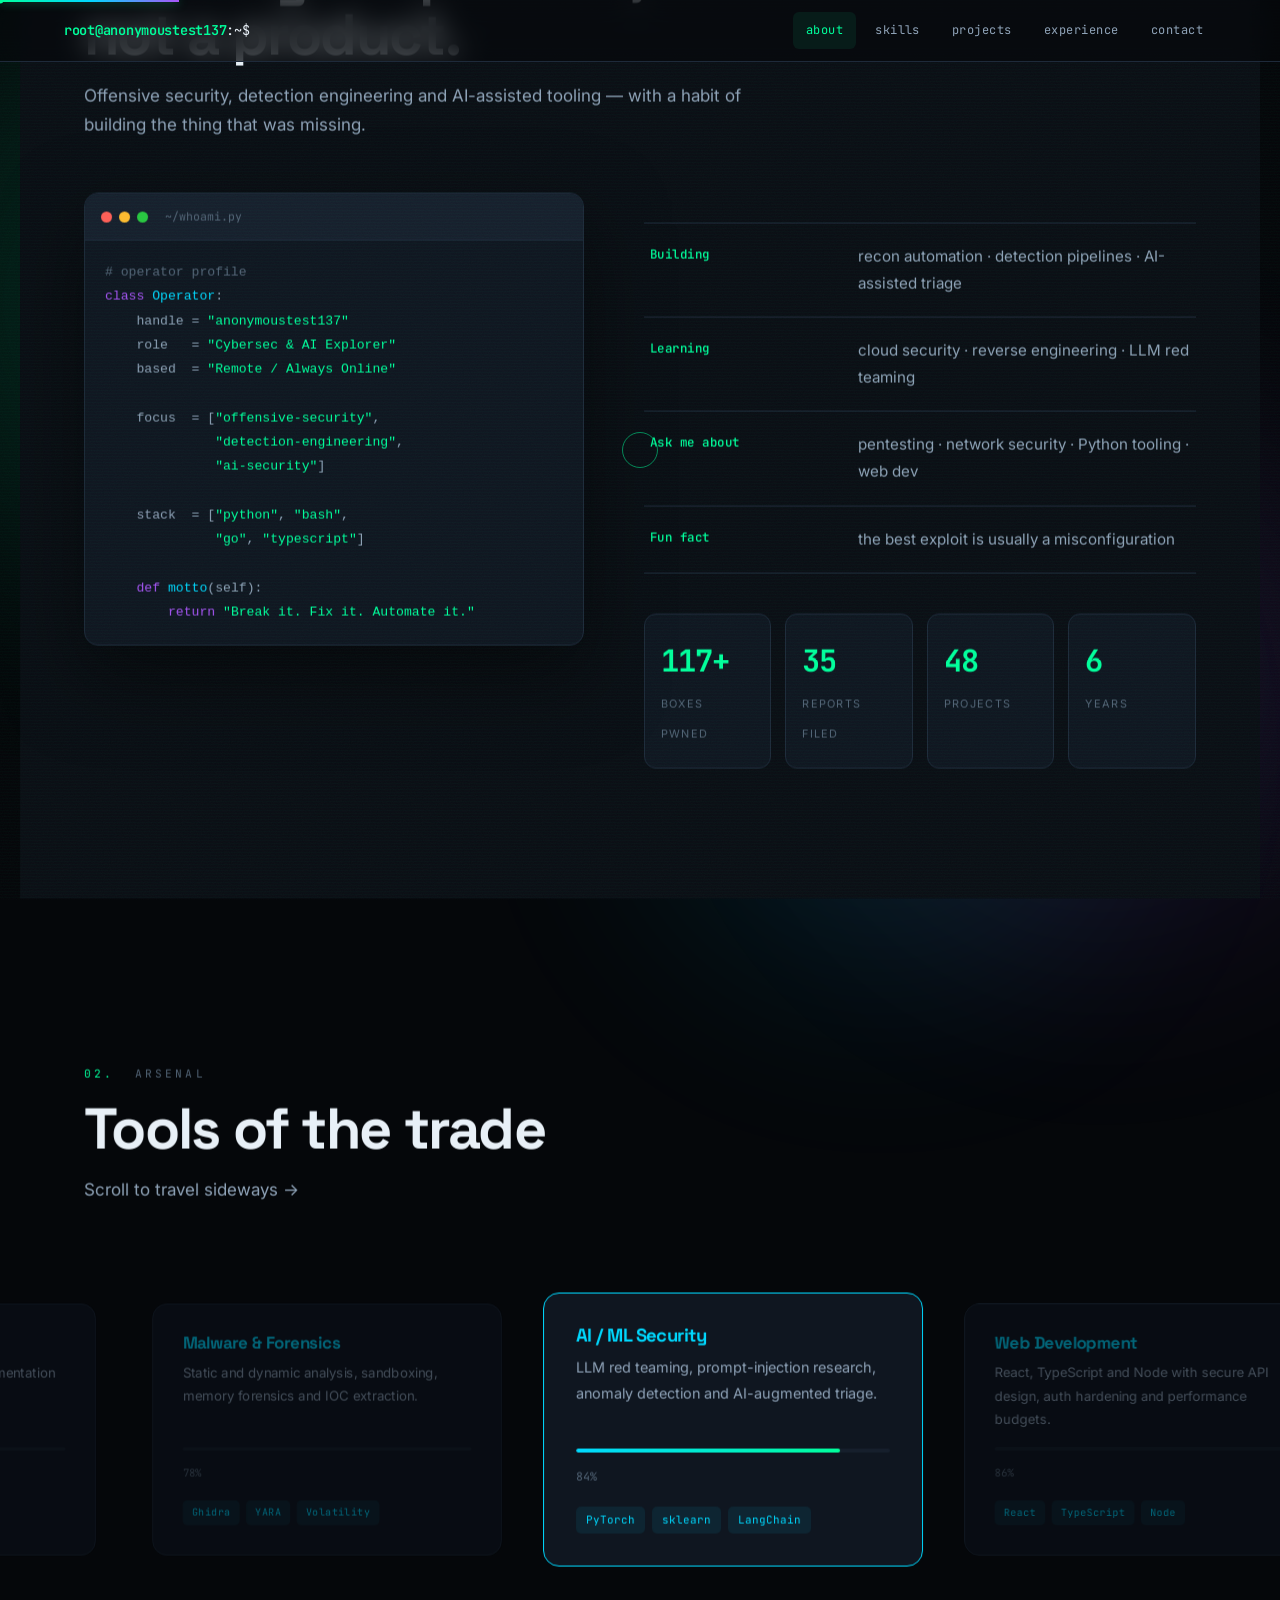
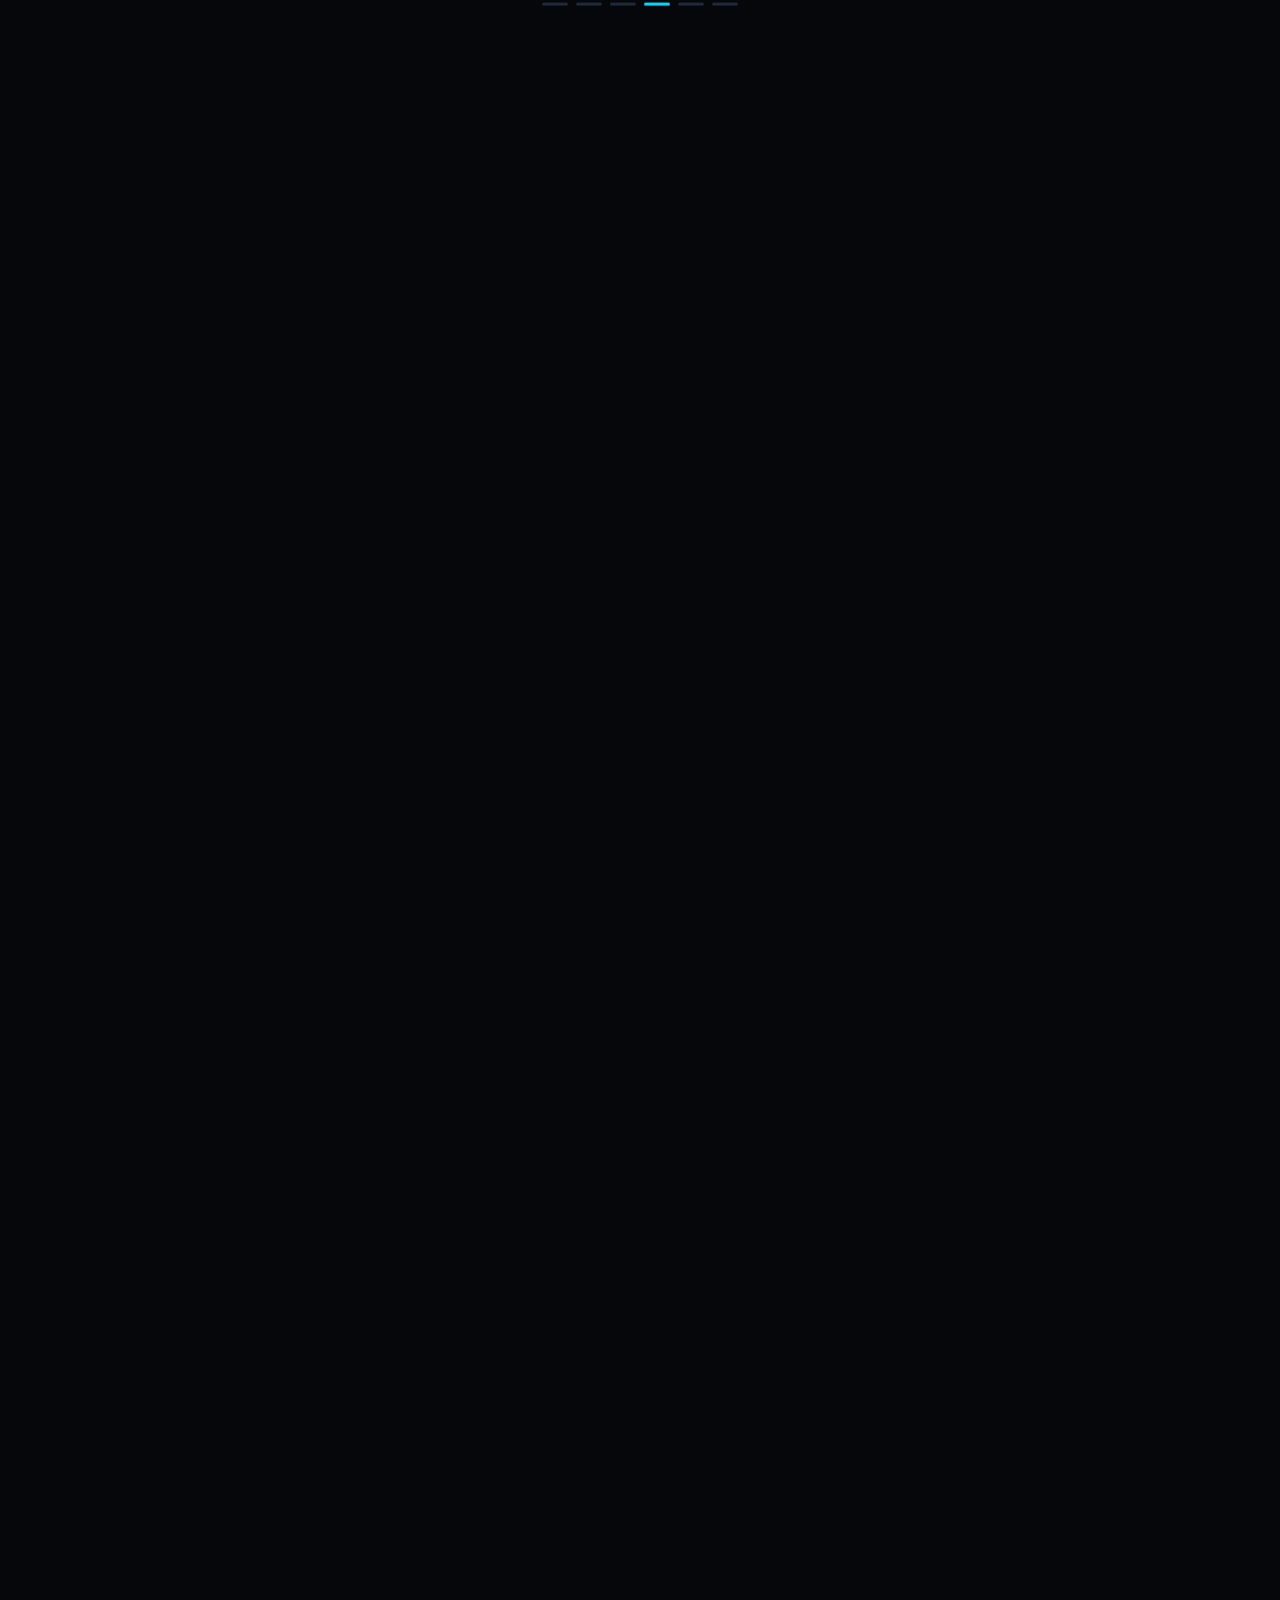
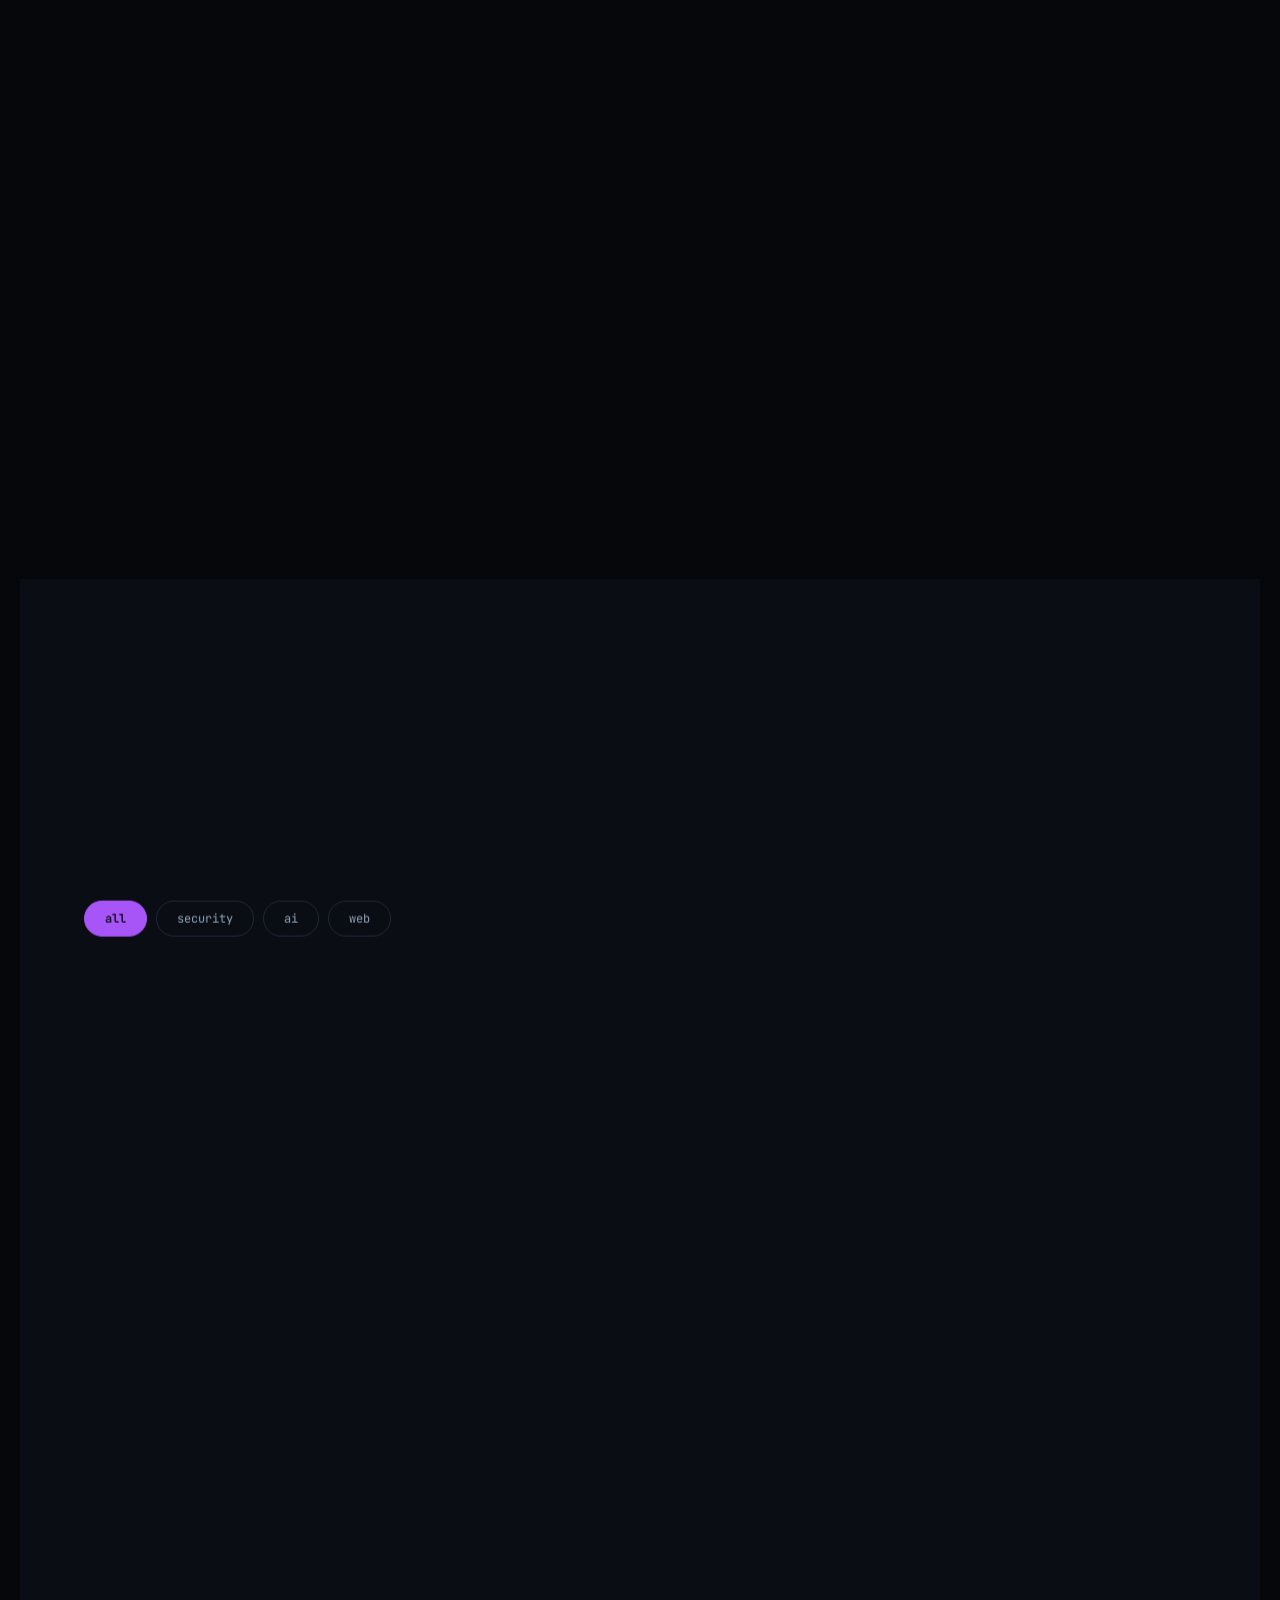
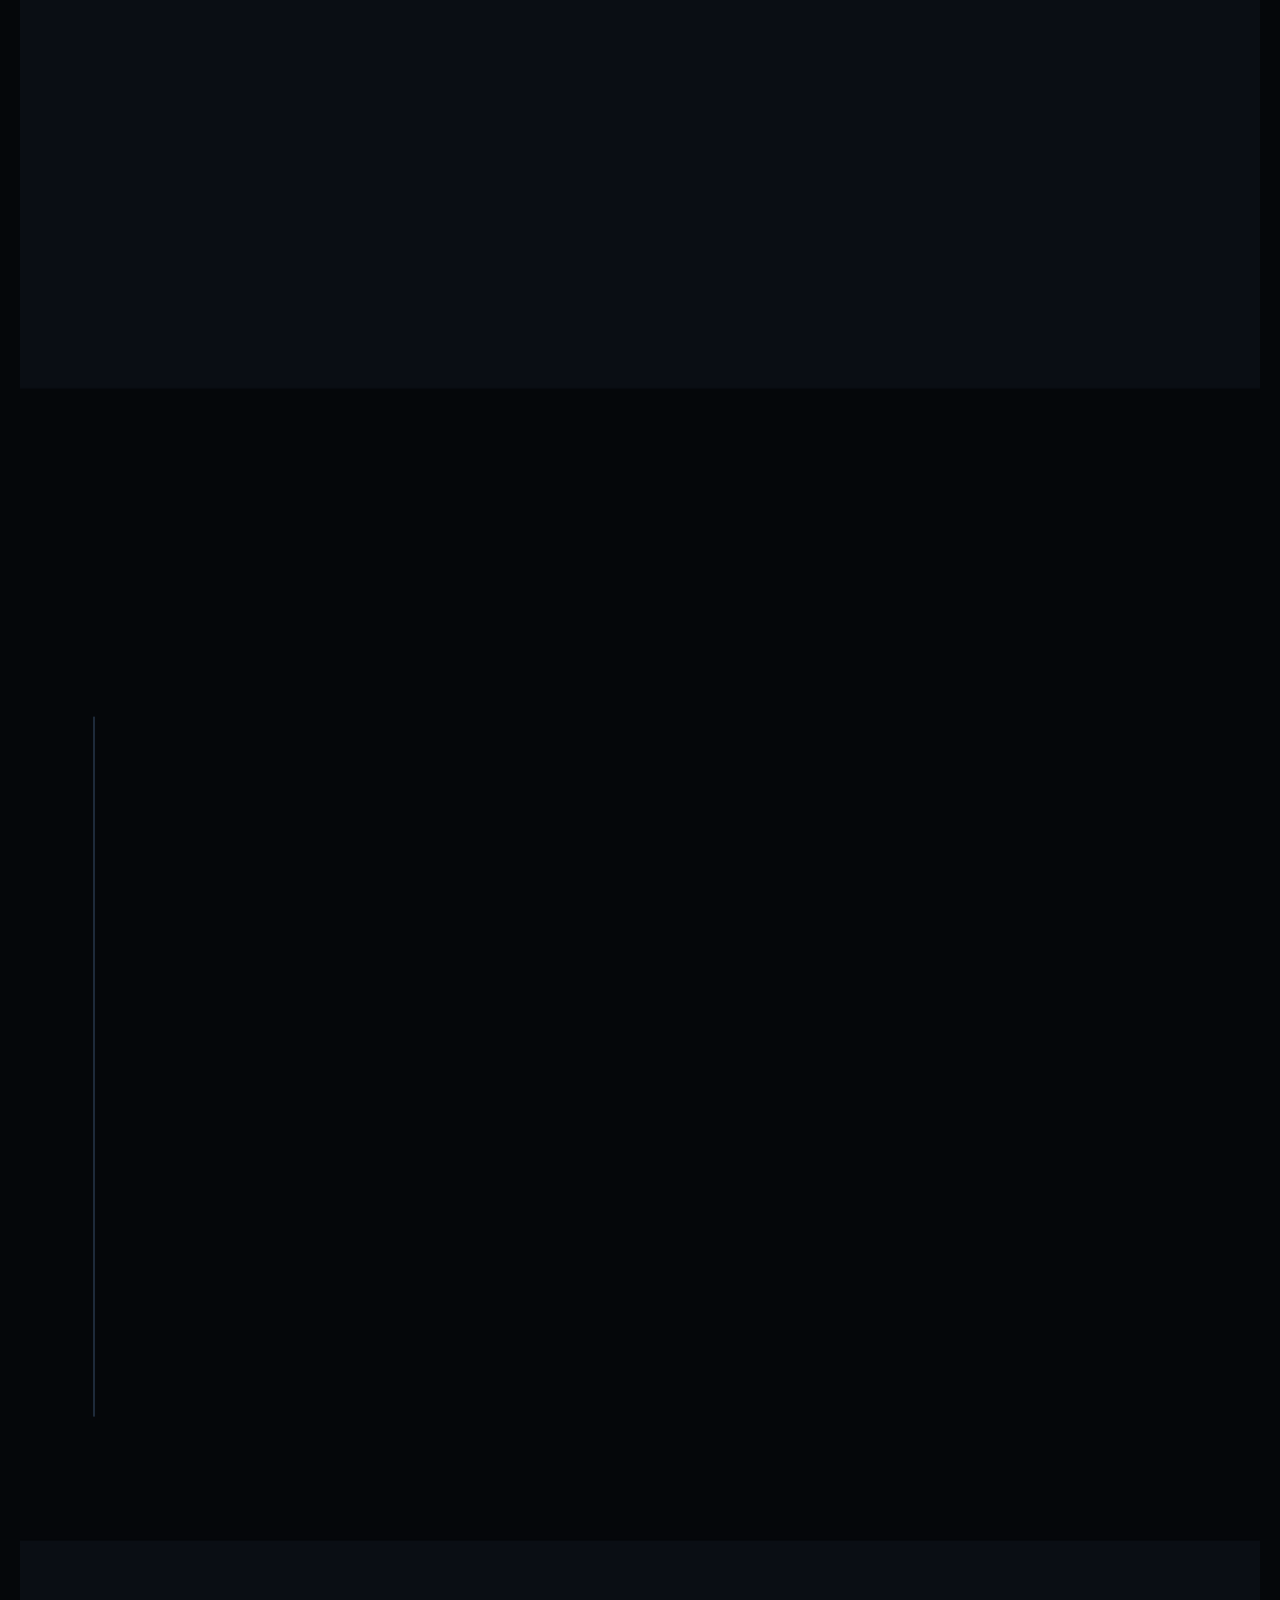
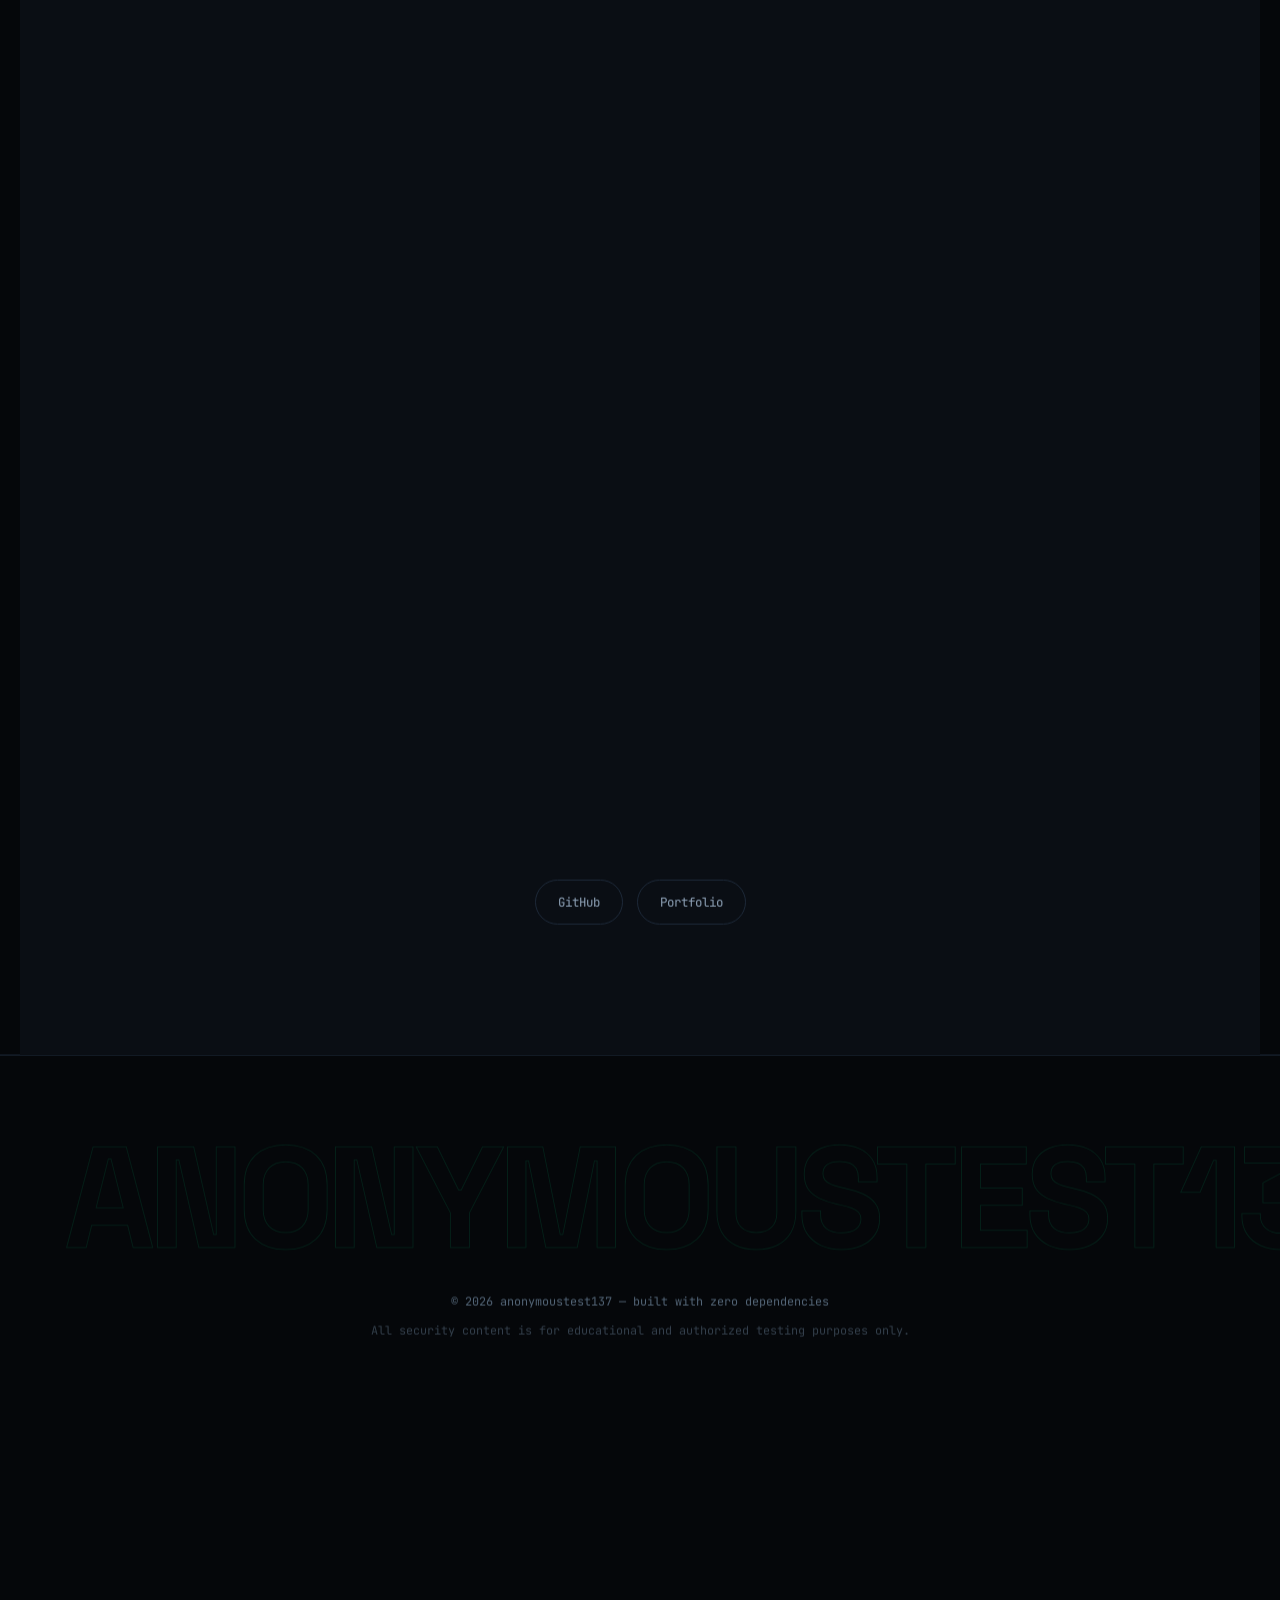
<file: docs/index.html>
<!DOCTYPE html>
<html lang="en">
<head>
<meta charset="UTF-8" />
<meta name="viewport" content="width=device-width, initial-scale=1.0" />
<title>anonymoustest137 — Cybersecurity Portfolio</title>
<meta name="description" content="Cybersecurity practitioner & AI explorer — penetration testing, detection engineering, threat research and secure web development." />
<meta property="og:title" content="anonymoustest137 — Cybersecurity Portfolio" />
<meta property="og:description" content="Penetration testing · Detection engineering · AI security" />
<meta name="theme-color" content="#05070A" />
<link rel="icon" href="data:image/svg+xml,<svg xmlns='http://www.w3.org/2000/svg' viewBox='0 0 100 100'><text y='.9em' font-size='90'></text></svg>" />
<link rel="preconnect" href="https://fonts.googleapis.com" />
<link rel="preconnect" href="https://fonts.gstatic.com" crossorigin />
<link href="https://fonts.googleapis.com/css2?family=Space+Grotesk:wght@500;700&family=Inter:wght@400;500&family=JetBrains+Mono:wght@400;500;700&display=swap" rel="stylesheet" />
<link rel="stylesheet" href="styles.css" />
</head>
<body>

<!-- PRELOADER -->
<div id="pre">
  <div class="lbl">initializing secure shell</div>
  <div class="num" id="pnum">00</div>
  <div class="track"><div class="fill" id="pfill"></div></div>
</div>

<!-- GLOBAL LAYERS -->
<canvas id="matrix"></canvas>
<div class="mesh" id="mesh1"></div>
<div class="mesh" id="mesh2"></div>
<div class="mesh" id="mesh3"></div>
<div class="noise"></div>
<div class="scan"></div>
<div id="prog"></div>
<div id="ring"></div>
<div id="dot"></div>

<header id="nav">
  <a class="brand" href="#home" data-scramble><b>root@anonymoustest137</b>:~$</a>
  <nav id="menu">
    <a href="#about" data-scramble>about</a>
    <a href="#skills" data-scramble>skills</a>
    <a href="#projects" data-scramble>projects</a>
    <a href="#experience" data-scramble>experience</a>
    <a href="#contact" data-scramble>contact</a>
  </nav>
  <button id="burger" aria-label="Toggle menu"></button>
</header>

<div id="smooth">

<!-- 01 HERO -->
<section id="home">
  <div class="ghost" data-par="0.6">SECURITY</div>
  <div class="hero-wrap">
    <div class="hero-in" data-tilt-scene>
      <div class="tagline">Cybersecurity · AI · Web</div>
      <h1 class="name" id="nm"><span class="mask">@anonymoustest137</span></h1>
      <div class="role"><span id="typed"></span><span class="cur">▌</span></div>
      <p class="lede">I break things ethically, build the tooling that catches the people
        who don't, and ship secure web experiences in between.</p>
      <div class="cta">
        <a class="btn fill mag" href="#projects">View Work</a>
        <a class="btn line mag" href="#contact">Get In Touch</a>
      </div>
    </div>
  </div>
  <div class="cue"></div>
</section>

<!-- 02 ABOUT -->
<section id="about" class="alt">
  <span class="eyebrow rv"><i>01.</i> &nbsp;whoami</span>
  <h2 class="h-sec line-mask"><span>Security is a process,<br/>not a product.</span></h2>
  <p class="sub rv">Offensive security, detection engineering and AI-assisted tooling —
     with a habit of building the thing that was missing.</p>

  <div class="about">
    <div class="sticky">
      <div class="term rv-l">
        <div class="bar"><i></i><i></i><i></i><span>~/whoami.py</span></div>
<pre><span class="c"># operator profile</span>
<span class="k">class</span> <span class="f">Operator</span>:
    handle = <span class="s">"anonymoustest137"</span>
    role   = <span class="s">"Cybersec &amp; AI Explorer"</span>
    based  = <span class="s">"Remote / Always Online"</span>

    focus  = [<span class="s">"offensive-security"</span>,
              <span class="s">"detection-engineering"</span>,
              <span class="s">"ai-security"</span>]

    stack  = [<span class="s">"python"</span>, <span class="s">"bash"</span>,
              <span class="s">"go"</span>, <span class="s">"typescript"</span>]

    <span class="k">def</span> <span class="f">motto</span>(self):
        <span class="k">return</span> <span class="s">"Break it. Fix it. Automate it."</span></pre>
      </div>
    </div>

    <div>
      <div class="facts">
        <div class="fact rv-r"><b>Building</b><span>recon automation · detection pipelines · AI-assisted triage</span></div>
        <div class="fact rv-r"><b>Learning</b><span>cloud security · reverse engineering · LLM red teaming</span></div>
        <div class="fact rv-r"><b>Ask me about</b><span>pentesting · network security · Python tooling · web dev</span></div>
        <div class="fact rv-r"><b>Fun fact</b><span>the best exploit is usually a misconfiguration</span></div>
      </div>
      <div class="stats-row">
        <div class="stat rv"><b data-to="120">0</b><span>Boxes Pwned</span></div>
        <div class="stat rv"><b data-to="35">0</b><span>Reports Filed</span></div>
        <div class="stat rv"><b data-to="48">0</b><span>Projects</span></div>
        <div class="stat rv"><b data-to="6">0</b><span>Years</span></div>
      </div>
    </div>
  </div>
</section>

<!-- 03 SKILLS -->
<section id="skills">
  <div class="pin" id="pin">
    <div class="vp">
      <div class="vp-head">
        <span class="eyebrow"><i>02.</i> &nbsp;arsenal</span>
        <h2 class="h-sec">Tools of the trade</h2>
        <p class="sub">Scroll to travel sideways →</p>
      </div>
      <div class="rail" id="rail">
        <div class="sk"><h4>Offensive Security</h4>
          <p>Recon, exploitation, privilege escalation, Active Directory attacks and full red-team operations.</p>
          <div class="barw"><i style="--w:92%"></i></div><span class="pct">92%</span>
          <div class="tags"><span>Kali</span><span>Burp</span><span>Metasploit</span></div></div>
        <div class="sk"><h4>Network Security</h4>
          <p>Traffic analysis, IDS/IPS tuning, segmentation design and packet-level forensics.</p>
          <div class="barw"><i style="--w:88%"></i></div><span class="pct">88%</span>
          <div class="tags"><span>Wireshark</span><span>Snort</span><span>Zeek</span></div></div>
        <div class="sk"><h4>Malware &amp; Forensics</h4>
          <p>Static and dynamic analysis, sandboxing, memory forensics and IOC extraction.</p>
          <div class="barw"><i style="--w:78%"></i></div><span class="pct">78%</span>
          <div class="tags"><span>Ghidra</span><span>YARA</span><span>Volatility</span></div></div>
        <div class="sk"><h4>AI / ML Security</h4>
          <p>LLM red teaming, prompt-injection research, anomaly detection and AI-augmented triage.</p>
          <div class="barw"><i style="--w:84%"></i></div><span class="pct">84%</span>
          <div class="tags"><span>PyTorch</span><span>sklearn</span><span>LangChain</span></div></div>
        <div class="sk"><h4>Web Development</h4>
          <p>React, TypeScript and Node with secure API design, auth hardening and performance budgets.</p>
          <div class="barw"><i style="--w:86%"></i></div><span class="pct">86%</span>
          <div class="tags"><span>React</span><span>TypeScript</span><span>Node</span></div></div>
        <div class="sk"><h4>Cloud &amp; DevSecOps</h4>
          <p>AWS/Azure posture review, IaC scanning, container hardening and CI security gates.</p>
          <div class="barw"><i style="--w:80%"></i></div><span class="pct">80%</span>
          <div class="tags"><span>AWS</span><span>Docker</span><span>Terraform</span></div></div>
      </div>
      <div class="dots" id="dots"></div>
    </div>
  </div>
</section>

<!-- 04 PROJECTS -->
<section id="projects" class="alt">
  <span class="eyebrow rv"><i>03.</i> &nbsp;selected work</span>
  <h2 class="h-sec line-mask"><span>Things I've built</span></h2>
  <p class="sub rv">Tooling that turns manual security work into something repeatable.</p>

  <div class="filters">
    <button class="on" data-f="all">all</button>
    <button data-f="security">security</button>
    <button data-f="ai">ai</button>
    <button data-f="web">web</button>
  </div>

  <div class="grid" id="grid">
    <article class="card rv tilt" data-t="security">
      <span class="no">001</span><h4>recon-forge</h4>
      <p>Modular async recon framework — subdomain enumeration, port sweeps, tech
         fingerprinting and clean HTML reports in a single pass.</p>
      <div class="tags"><span>Python</span><span>asyncio</span><span>Recon</span></div>
      <a class="go mag" href="https://github.com/anonymoustest137/recon-forge">source
        <svg width="14" height="14" viewBox="0 0 24 24" fill="none" stroke="currentColor" stroke-width="2"><path d="M5 12h14M12 5l7 7-7 7"/></svg></a>
    </article>
    <article class="card rv tilt" data-t="security">
      <span class="no">002</span><h4>log-sentinel</h4>
      <p>Detection pipeline that normalizes raw logs, applies Sigma rules and ships
         enriched alerts.</p>
      <div class="tags"><span>Python</span><span>Elastic</span></div>
      <a class="go mag" href="https://github.com/anonymoustest137/log-sentinel">source
        <svg width="14" height="14" viewBox="0 0 24 24" fill="none" stroke="currentColor" stroke-width="2"><path d="M5 12h14M12 5l7 7-7 7"/></svg></a>
    </article>
    <article class="card rv tilt" data-t="ai">
      <span class="no">003</span><h4>phish-lens</h4>
      <p>ML + heuristic engine scoring phishing mail with explainable features.</p>
      <div class="tags"><span>sklearn</span><span>FastAPI</span></div>
      <a class="go mag" href="https://github.com/anonymoustest137/phish-lens">source
        <svg width="14" height="14" viewBox="0 0 24 24" fill="none" stroke="currentColor" stroke-width="2"><path d="M5 12h14M12 5l7 7-7 7"/></svg></a>
    </article>
    <article class="card rv tilt" data-t="ai">
      <span class="no">004</span><h4>promptguard</h4>
      <p>LLM red-teaming harness: automated prompt-injection suites, jailbreak scoring
         and regression reports for guardrails.</p>
      <div class="tags"><span>LLM</span><span>Python</span><span>Security</span></div>
      <a class="go mag" href="https://github.com/anonymoustest137/promptguard">source
        <svg width="14" height="14" viewBox="0 0 24 24" fill="none" stroke="currentColor" stroke-width="2"><path d="M5 12h14M12 5l7 7-7 7"/></svg></a>
    </article>
    <article class="card rv tilt" data-t="web">
      <span class="no">005</span><h4>cipher-vault</h4>
      <p>Zero-knowledge password vault PWA — client-side AES-GCM with Argon2 key
         derivation. Nothing plaintext ever leaves the device.</p>
      <div class="tags"><span>TypeScript</span><span>WebCrypto</span><span>PWA</span></div>
      <a class="go mag" href="https://github.com/anonymoustest137/cipher-vault">source
        <svg width="14" height="14" viewBox="0 0 24 24" fill="none" stroke="currentColor" stroke-width="2"><path d="M5 12h14M12 5l7 7-7 7"/></svg></a>
    </article>
    <article class="card rv tilt" data-t="web">
      <span class="no">006</span><h4>this portfolio</h4>
      <p>Dependency-free site with inertia scroll, parallax and 3D tilt.</p>
      <div class="tags"><span>HTML</span><span>CSS</span><span>JS</span></div>
      <a class="go mag" href="https://github.com/anonymoustest137/anonymoustest137">source
        <svg width="14" height="14" viewBox="0 0 24 24" fill="none" stroke="currentColor" stroke-width="2"><path d="M5 12h14M12 5l7 7-7 7"/></svg></a>
    </article>
  </div>
</section>

<!-- 05 EXPERIENCE -->
<section id="experience">
  <span class="eyebrow rv"><i>04.</i> &nbsp;track record</span>
  <h2 class="h-sec line-mask"><span>Where I've been</span></h2>
  <p class="sub rv">Six years moving between breaking systems and defending them.</p>

  <div class="tl" id="tl">
    <svg preserveAspectRatio="none"><line x1="1" y1="0" x2="1" y2="100%"/>
      <line class="draw" id="draw" x1="1" y1="0" x2="1" y2="100%"/></svg>
    <div class="job rv"><span class="yr">2024 — PRESENT</span>
      <h4>Senior Security Engineer</h4>
      <p>Lead offensive testing across web and cloud estates. Built the internal
         detection pipeline that cut mean-time-to-detect by 60%.</p></div>
    <div class="job rv"><span class="yr">2022 — 2024</span>
      <h4>Penetration Tester</h4>
      <p>Delivered 80+ engagements across fintech and SaaS. Authored the remediation
         playbooks later adopted org-wide.</p></div>
    <div class="job rv"><span class="yr">2020 — 2022</span>
      <h4>SOC Analyst · Tier 2</h4>
      <p>Incident triage, threat hunting and rule tuning that reduced false positives by 45%.</p></div>
    <div class="job rv"><span class="yr">2019 — 2020</span>
      <h4>Freelance Web Developer</h4>
      <p>Shipped 20+ responsive sites and internal dashboards with a security-first mindset.</p>
      <div class="certs"><span>OSCP</span><span>CEH</span><span>Security+</span><span>eJPT</span><span>AWS Security</span></div>
    </div>
  </div>
</section>

<!-- 06 CONTACT -->
<section id="contact" class="alt">
  <span class="eyebrow rv"><i>05.</i> &nbsp;contact</span>
  <h2 class="h-sec line-mask"><span>Let's talk</span></h2>
  <p class="sub rv">A target that needs testing, a detection gap, or an idea worth building.</p>

  <div class="shell rv">
    <div class="bar"><i></i><i></i><i></i><span>~/contact — bash</span></div>
    <form id="form">
      <div class="fld"><label for="n">name</label><input id="n" required placeholder="whoami" /></div>
      <div class="fld"><label for="e">email</label><input id="e" type="email" required placeholder="you@domain.com" /></div>
      <div class="fld"><label for="m">message</label><textarea id="m" rows="5" required placeholder="type your message..."></textarea></div>
      <button class="send mag" type="submit">./send_message.sh</button>
      <div id="out"></div>
    </form>
  </div>

  <div class="socials">
    <a href="https://github.com/anonymoustest137" data-scramble>GitHub</a>
    <a href="https://anonymoustest137.github.io/anonymoustest137/" data-scramble>Portfolio</a>
  </div>
</section>

<footer>
  <div class="wordmark">ANONYMOUSTEST137</div>
  <p>© <span id="yr"></span> anonymoustest137 — built with zero dependencies</p>
  <p style="margin-top:8px;opacity:.6"> All security content is for educational and authorized testing purposes only.</p>
</footer>

</div><!-- /smooth -->

<script src="script.js"></script>
</body>
</html>
</file>
<file: docs/styles.css>
/* ============ TOKENS ============ */
:root{
  --bg-void:#05070A; --bg-deep:#0A0E14; --bg-panel:#0F1620; --bg-raised:#161F2C;
  --line:#1E2A3A;
  --acc-green:#00FF9C; --acc-cyan:#00D9FF; --acc-violet:#A855F7; --acc-red:#FF3B5C;
  --text-hi:#E8F0F7; --text-mid:#8FA3B8; --text-low:#546678;
  --acc:var(--acc-green);
  --mono:'JetBrains Mono',ui-monospace,SFMono-Regular,Menlo,Consolas,monospace;
  --sans:'Inter',-apple-system,BlinkMacSystemFont,'Segoe UI',Helvetica,Arial,sans-serif;
  --disp:'Space Grotesk',var(--sans);
  --ease-out:cubic-bezier(.16,1,.3,1);
  --ease-io:cubic-bezier(.65,0,.35,1);
  --spring:cubic-bezier(.34,1.56,.64,1);
}
*{margin:0;padding:0;box-sizing:border-box}
html{-webkit-text-size-adjust:100%}
body{
  background:var(--bg-void);color:var(--text-hi);font-family:var(--sans);
  font-size:1.0625rem;line-height:1.75;overflow-x:hidden;
}
body.lock{overflow:hidden;height:100vh}
h1,h2,h3,h4{font-family:var(--disp);letter-spacing:-.03em;line-height:1.05;font-weight:700}
a{color:inherit}
::selection{background:var(--acc);color:#04140a}

/* ============ SCROLL WRAPPER (inertia) ============ */
#smooth{will-change:transform}

/* ============ FIXED LAYERS ============ */
#matrix{position:fixed;inset:0;z-index:0;opacity:.06;pointer-events:none}
.mesh{position:fixed;border-radius:50%;filter:blur(120px);opacity:.12;pointer-events:none;z-index:0}
#mesh1{width:46vw;height:46vw;background:var(--acc-green);top:-8vw;left:-8vw}
#mesh2{width:40vw;height:40vw;background:var(--acc-violet);bottom:-10vw;right:-6vw}
#mesh3{width:34vw;height:34vw;background:var(--acc-cyan);top:42%;left:52%}
.noise{position:fixed;inset:0;z-index:60;pointer-events:none;opacity:.03;
  background-image:url("data:image/svg+xml,%3Csvg xmlns='http://www.w3.org/2000/svg' width='120' height='120'%3E%3Cfilter id='n'%3E%3CfeTurbulence type='fractalNoise' baseFrequency='.85' numOctaves='3'/%3E%3C/filter%3E%3Crect width='120' height='120' filter='url(%23n)'/%3E%3C/svg%3E")}
.scan{position:fixed;inset:0;z-index:59;pointer-events:none;
  background:repeating-linear-gradient(180deg,rgba(0,255,156,.02) 0 1px,transparent 1px 3px)}

/* ============ PRELOADER ============ */
#pre{position:fixed;inset:0;z-index:200;background:var(--bg-void);
  display:grid;place-content:center;gap:18px;justify-items:center;
  transition:transform 1s var(--ease-out)}
#pre.done{transform:translateY(-101%)}
#pre .num{font-family:var(--mono);font-size:clamp(3rem,12vw,7rem);color:var(--acc-green);
  font-weight:700;letter-spacing:-.04em}
#pre .track{width:min(320px,60vw);height:1px;background:var(--line)}
#pre .fill{height:100%;width:0;background:var(--acc-green);box-shadow:0 0 12px var(--acc-green)}
#pre .lbl{font-family:var(--mono);font-size:.7rem;letter-spacing:.3em;color:var(--text-low);text-transform:uppercase}

/* ============ CURSOR ============ */
#dot,#ring{position:fixed;top:0;left:0;border-radius:50%;pointer-events:none;z-index:120;
  transform:translate(-50%,-50%)}
#dot{width:7px;height:7px;background:var(--acc)}
#ring{width:36px;height:36px;border:1px solid var(--acc);opacity:.5;
  transition:width .3s var(--ease-out),height .3s var(--ease-out),opacity .3s,background .3s}
#ring.hot{width:64px;height:64px;opacity:.9;background:rgba(0,255,156,.08)}
@media(hover:none){#dot,#ring{display:none}}

/* ============ PROGRESS ============ */
#prog{position:fixed;top:0;left:0;height:2px;width:0;z-index:130;
  background:linear-gradient(90deg,var(--acc-green),var(--acc-cyan),var(--acc-violet));
  box-shadow:0 0 10px rgba(0,255,156,.6)}

/* ============ NAV ============ */
header{position:fixed;top:0;left:0;right:0;z-index:100;display:flex;align-items:center;
  justify-content:space-between;padding:18px 5vw;
  background:rgba(5,7,10,.6);backdrop-filter:blur(14px);
  border-bottom:1px solid transparent;transition:border-color .4s,padding .4s}
header.stuck{border-bottom-color:var(--line);padding:12px 5vw}
.brand{font-family:var(--mono);font-size:.85rem;text-decoration:none;letter-spacing:-.02em}
.brand b{color:var(--acc-green);font-weight:600}
nav{display:flex;gap:6px}
nav a{font-family:var(--mono);font-size:.75rem;color:var(--text-mid);text-decoration:none;
  padding:8px 13px;border-radius:6px;letter-spacing:.04em;transition:color .25s,background .25s}
nav a:hover,nav a.on{color:var(--acc-green);background:rgba(0,255,156,.07)}
#burger{display:none;background:none;border:1px solid var(--line);color:var(--acc-green);
  width:40px;height:40px;border-radius:8px;font-size:1.1rem;cursor:pointer}

/* ============ LAYOUT ============ */
section{position:relative;z-index:2;padding:130px 5vw;max-width:1240px;margin:0 auto}
.alt{background:var(--bg-deep)}
.eyebrow{font-family:var(--mono);font-size:.7rem;letter-spacing:.28em;text-transform:uppercase;
  color:var(--text-low);margin-bottom:14px;display:block}
.eyebrow i{color:var(--acc);font-style:normal}
.h-sec{font-size:clamp(2rem,5.5vw,3.6rem);margin-bottom:16px}
.sub{color:var(--text-mid);max-width:62ch;margin-bottom:52px}

/* ============ HERO ============ */
#home{min-height:100svh;display:grid;align-content:center;padding-top:120px;max-width:none;
  overflow:hidden}
.hero-wrap{max-width:1240px;margin:0 auto;width:100%;position:relative}
.ghost{position:absolute;top:50%;left:50%;transform:translate(-50%,-50%);
  font-family:var(--disp);font-size:clamp(6rem,22vw,18rem);font-weight:700;
  color:transparent;-webkit-text-stroke:1px rgba(0,255,156,.07);white-space:nowrap;
  pointer-events:none;z-index:0;letter-spacing:-.05em}
.hero-in{position:relative;z-index:3}
.tagline{font-family:var(--mono);font-size:.75rem;letter-spacing:.25em;color:var(--acc-green);
  text-transform:uppercase;margin-bottom:22px;display:flex;align-items:center;gap:12px}
.tagline::before{content:"";width:44px;height:1px;background:var(--acc-green)}
h1.name{font-size:clamp(2.8rem,11vw,8rem);margin-bottom:8px}
h1.name .ch{display:inline-block;transform:translateY(110%);opacity:0}
h1.name.go .ch{transform:translateY(0);opacity:1;
  transition:transform .8s var(--ease-out),opacity .5s}
.mask{overflow:hidden;display:block}
.role{font-family:var(--mono);font-size:clamp(.95rem,2.4vw,1.4rem);color:var(--acc-cyan);
  min-height:2em;margin-bottom:20px}
.role .cur{color:var(--acc-green);animation:bl 1s steps(1) infinite}
@keyframes bl{50%{opacity:0}}
.lede{color:var(--text-mid);max-width:56ch;margin-bottom:36px}
.cta{display:flex;gap:14px;flex-wrap:wrap}
.btn{font-family:var(--mono);font-size:.8rem;padding:15px 30px;border-radius:8px;
  text-decoration:none;border:1px solid var(--acc-green);display:inline-block;
  letter-spacing:.06em;transition:background .3s,color .3s,box-shadow .3s;will-change:transform}
.btn.fill{background:var(--acc-green);color:#04140a;font-weight:600}
.btn.fill:hover{box-shadow:0 0 34px rgba(0,255,156,.45)}
.btn.line{color:var(--acc-green)}
.btn.line:hover{background:rgba(0,255,156,.1)}
.cue{position:absolute;bottom:34px;left:50%;transform:translateX(-50%);z-index:3;
  width:1px;height:60px;background:var(--line);overflow:hidden}
.cue::after{content:"";position:absolute;top:0;left:0;width:1px;height:18px;
  background:var(--acc-green);animation:cue 2s var(--ease-io) infinite}
@keyframes cue{0%{top:-20px}100%{top:60px}}

/* ============ REVEALS ============ */
.rv{opacity:0;transform:translateY(34px);
  transition:opacity .7s var(--ease-out),transform .7s var(--ease-out)}
.rv.in{opacity:1;transform:none}
.rv-l{opacity:0;transform:translateX(-44px);
  transition:opacity .7s var(--ease-out),transform .7s var(--ease-out)}
.rv-r{opacity:0;transform:translateX(44px);
  transition:opacity .7s var(--ease-out),transform .7s var(--ease-out)}
.rv-l.in,.rv-r.in{opacity:1;transform:none}
.line-mask{overflow:hidden;display:block}
.line-mask>span{display:block;transform:translateY(100%);opacity:0;
  transition:transform .8s var(--ease-out),opacity .6s}
.line-mask.in>span{transform:none;opacity:1}

/* ============ ABOUT ============ */
.about{display:grid;grid-template-columns:.95fr 1.05fr;gap:60px;align-items:start}
.sticky{position:sticky;top:120px}
.term{background:var(--bg-panel);border:1px solid var(--line);border-radius:14px;
  font-family:var(--mono);font-size:.82rem;overflow:hidden;
  transform:rotate(-1.6deg);transition:transform 1s var(--ease-out);
  box-shadow:0 30px 80px rgba(0,0,0,.5)}
.term.in{transform:rotate(0)}
.term .bar{display:flex;gap:7px;padding:13px 16px;border-bottom:1px solid var(--line);
  background:var(--bg-raised);align-items:center}
.term .bar i{width:11px;height:11px;border-radius:50%;display:block}
.term .bar i:nth-child(1){background:#FF5F57}.term .bar i:nth-child(2){background:#FEBC2E}
.term .bar i:nth-child(3){background:#28C840}
.term .bar span{margin-left:10px;color:var(--text-low);font-size:.72rem}
.term pre{padding:20px;white-space:pre-wrap;color:var(--text-mid);line-height:1.85}
.term .k{color:var(--acc-violet)}.term .s{color:var(--acc-green)}
.term .c{color:var(--text-low)}.term .f{color:var(--acc-cyan)}
.facts{display:grid;gap:0;margin-top:30px;border-top:1px solid var(--line)}
.fact{display:grid;grid-template-columns:190px 1fr;gap:18px;padding:20px 6px;
  border-bottom:1px solid var(--line);transition:background .3s,padding-left .3s}
.fact:hover{background:rgba(0,255,156,.03);padding-left:14px}
.fact b{font-family:var(--mono);font-size:.78rem;color:var(--acc);font-weight:500;letter-spacing:.04em}
.fact span{color:var(--text-mid);font-size:.95rem}
.stats-row{display:grid;grid-template-columns:repeat(4,1fr);gap:14px;margin-top:40px}
.stat{border:1px solid var(--line);border-radius:12px;padding:20px 16px;background:var(--bg-panel)}
.stat b{display:block;font-family:var(--mono);font-size:1.9rem;color:var(--acc);
  font-weight:700;letter-spacing:-.03em}
.stat span{font-size:.68rem;color:var(--text-low);letter-spacing:.12em;text-transform:uppercase}

/* ============ SKILLS (horizontal) ============ */
#skills{max-width:none;padding:0}
.pin{height:320vh;position:relative}
.vp{position:sticky;top:0;height:100svh;overflow:hidden;display:flex;flex-direction:column;
  justify-content:center}
.vp-head{max-width:1240px;margin:0 auto;padding:0 5vw;width:100%}
.rail{display:flex;gap:26px;padding:36px 5vw;will-change:transform}
.sk{flex:0 0 min(380px,78vw);background:var(--bg-panel);border:1px solid var(--line);
  border-radius:16px;padding:32px;transform:scale(.92);opacity:.45;
  transition:transform .5s var(--ease-out),opacity .5s,border-color .5s}
.sk.mid{transform:scale(1);opacity:1;border-color:var(--acc-cyan)}
.sk .ic{font-size:1.7rem;margin-bottom:14px;display:block}
.sk h4{font-size:1.15rem;margin-bottom:10px;color:var(--acc-cyan)}
.sk p{color:var(--text-mid);font-size:.9rem;min-height:76px}
.sk .barw{height:4px;background:var(--bg-raised);border-radius:99px;overflow:hidden;margin:18px 0 8px}
.sk .barw i{display:block;height:100%;width:0;border-radius:99px;
  background:linear-gradient(90deg,var(--acc-cyan),var(--acc-green));
  transition:width 1.1s var(--ease-out)}
.sk.mid .barw i{width:var(--w)}
.sk .pct{font-family:var(--mono);font-size:.72rem;color:var(--text-low)}
.dots{display:flex;gap:8px;justify-content:center;padding-bottom:26px}
.dots i{width:26px;height:3px;background:var(--line);border-radius:99px;transition:background .3s}
.dots i.on{background:var(--acc-cyan)}
.tags{display:flex;flex-wrap:wrap;gap:7px;margin-top:16px}
.tags span{font-family:var(--mono);font-size:.68rem;padding:4px 10px;border-radius:5px;
  background:rgba(0,217,255,.08);color:var(--acc-cyan)}

/* ============ PROJECTS ============ */
#projects{--acc:var(--acc-violet)}
.filters{display:flex;gap:9px;flex-wrap:wrap;margin-bottom:34px}
.filters button{font-family:var(--mono);font-size:.75rem;padding:9px 20px;border-radius:99px;
  background:transparent;border:1px solid var(--line);color:var(--text-mid);cursor:pointer;
  transition:all .3s var(--ease-out)}
.filters button:hover{border-color:var(--acc-violet);color:var(--acc-violet)}
.filters button.on{background:var(--acc-violet);border-color:var(--acc-violet);color:#0b0412;font-weight:600}
.grid{display:grid;grid-template-columns:repeat(6,1fr);gap:22px}
.card{grid-column:span 3;background:var(--bg-panel);border:1px solid var(--line);
  border-radius:18px;padding:30px;position:relative;overflow:hidden;
  transform-style:preserve-3d;will-change:transform;
  transition:border-color .4s,box-shadow .4s}
.card:nth-child(4n+1),.card:nth-child(4n+4){grid-column:span 4}
.card:nth-child(4n+2),.card:nth-child(4n+3){grid-column:span 2}
.card::before{content:"";position:absolute;inset:0;opacity:0;transition:opacity .4s;
  background:radial-gradient(340px circle at var(--mx) var(--my),rgba(168,85,247,.14),transparent 62%)}
.card:hover::before{opacity:1}
.card:hover{border-color:var(--acc-violet);box-shadow:0 26px 70px rgba(0,0,0,.5)}
.card>*{position:relative;transform:translateZ(34px)}
.card .no{font-family:var(--mono);font-size:.7rem;color:var(--text-low);letter-spacing:.2em}
.card h4{font-size:1.3rem;margin:10px 0 10px}
.card p{color:var(--text-mid);font-size:.92rem}
.card .tags span{background:rgba(168,85,247,.1);color:var(--acc-violet)}
.card .go{display:inline-flex;align-items:center;gap:9px;margin-top:20px;
  font-family:var(--mono);font-size:.78rem;color:var(--acc-violet);text-decoration:none;
  will-change:transform}
.card .go svg{transition:transform .35s var(--ease-out)}
.card:hover .go svg{transform:translateX(6px)}
.card.hide{display:none}

/* ============ TIMELINE ============ */
#experience{--acc:var(--acc-red)}
.tl{position:relative;padding-left:46px}
.tl svg{position:absolute;left:9px;top:6px;height:100%;width:2px;overflow:visible}
.tl svg line{stroke:var(--line);stroke-width:2}
.tl svg line.draw{stroke:var(--acc-red);stroke-dasharray:var(--len);stroke-dashoffset:var(--len);
  filter:drop-shadow(0 0 6px rgba(255,59,92,.7))}
.job{position:relative;padding-bottom:46px}
.job::before{content:"";position:absolute;left:-42px;top:7px;width:12px;height:12px;
  border-radius:50%;background:var(--bg-void);border:2px solid var(--line);
  transition:border-color .4s,box-shadow .4s,transform .4s}
.job.lit::before{border-color:var(--acc-red);box-shadow:0 0 16px rgba(255,59,92,.8);transform:scale(1.25)}
.job .yr{font-family:var(--mono);font-size:.72rem;color:var(--acc-red);letter-spacing:.14em}
.job h4{font-size:1.2rem;margin:6px 0 8px}
.job p{color:var(--text-mid);font-size:.93rem;max-width:64ch}
.certs{display:flex;flex-wrap:wrap;gap:10px;margin-top:16px}
.certs span{font-family:var(--mono);font-size:.72rem;border:1px solid var(--acc-red);
  color:var(--acc-red);padding:7px 15px;border-radius:7px}

/* ============ CONTACT ============ */
#contact{--acc:var(--acc-green)}
.shell{max-width:720px;margin:0 auto;background:var(--bg-panel);border:1px solid var(--line);
  border-radius:14px;overflow:hidden;box-shadow:0 30px 90px rgba(0,0,0,.55)}
.shell .bar{display:flex;gap:7px;padding:13px 16px;border-bottom:1px solid var(--line);
  background:var(--bg-raised);align-items:center}
.shell .bar i{width:11px;height:11px;border-radius:50%;display:block}
.shell .bar i:nth-child(1){background:#FF5F57}.shell .bar i:nth-child(2){background:#FEBC2E}
.shell .bar i:nth-child(3){background:#28C840}
.shell .bar span{margin-left:10px;color:var(--text-low);font-size:.72rem;font-family:var(--mono)}
form{padding:26px;font-family:var(--mono);font-size:.85rem}
.fld{margin-bottom:20px}
.fld label{display:block;color:var(--acc-green);margin-bottom:7px;font-size:.78rem}
.fld label::before{content:"$ ";color:var(--text-low)}
.fld input,.fld textarea{width:100%;background:var(--bg-void);border:1px solid var(--line);
  border-radius:8px;padding:13px;color:var(--text-hi);font-family:var(--mono);font-size:.85rem;
  resize:vertical;transition:border-color .3s,box-shadow .3s}
.fld input:focus,.fld textarea:focus{outline:none;border-color:var(--acc-green);
  box-shadow:0 0 0 3px rgba(0,255,156,.12)}
button.send{width:100%;padding:15px;border-radius:8px;background:var(--acc-green);color:#04140a;
  border:none;font-family:var(--mono);font-weight:700;font-size:.85rem;cursor:pointer;
  transition:box-shadow .3s}
button.send:hover{box-shadow:0 0 34px rgba(0,255,156,.45)}
#out{margin-top:16px;color:var(--acc-green);font-size:.8rem;min-height:3.4em;white-space:pre-wrap}
.socials{display:flex;gap:14px;justify-content:center;margin-top:44px;flex-wrap:wrap}
.socials a{font-family:var(--mono);font-size:.78rem;color:var(--text-mid);text-decoration:none;
  padding:11px 22px;border:1px solid var(--line);border-radius:99px;transition:all .3s var(--ease-out)}
.socials a:hover{color:var(--acc-green);border-color:var(--acc-green);background:rgba(0,255,156,.06)}

/* ============ FOOTER ============ */
footer{position:relative;z-index:2;text-align:center;padding:70px 5vw 40px;
  border-top:1px solid var(--line);overflow:hidden}
.wordmark{font-family:var(--disp);font-size:clamp(2.6rem,13vw,9rem);font-weight:700;
  color:transparent;-webkit-text-stroke:1px rgba(0,255,156,.1);letter-spacing:-.05em;
  line-height:1;margin-bottom:22px;user-select:none}
footer p{font-family:var(--mono);font-size:.74rem;color:var(--text-low)}

/* ============ RESPONSIVE ============ */
@media(max-width:980px){
  .about{grid-template-columns:1fr;gap:40px}
  .sticky{position:static}
  .grid{grid-template-columns:1fr}
  .card,.card:nth-child(4n+1),.card:nth-child(4n+2),.card:nth-child(4n+3),.card:nth-child(4n+4){grid-column:span 1}
  .stats-row{grid-template-columns:repeat(2,1fr)}
  .fact{grid-template-columns:1fr;gap:4px}
  nav{position:fixed;top:72px;left:5vw;right:5vw;flex-direction:column;gap:0;
    background:var(--bg-panel);border:1px solid var(--line);border-radius:14px;
    padding:8px;display:none}
  nav.open{display:flex}
  nav a{padding:14px}
  #burger{display:block}
  .pin{height:auto}
  .vp{position:static;height:auto;padding:40px 0}
  .rail{overflow-x:auto;scroll-snap-type:x mandatory;transform:none!important;
    padding-bottom:20px;-webkit-overflow-scrolling:touch}
  .rail::-webkit-scrollbar{display:none}
  .sk{scroll-snap-align:center;transform:none;opacity:1;flex:0 0 82vw}
  .sk .barw i{width:var(--w)}
  .dots{display:none}
  section{padding:90px 5vw}
}
@media(prefers-reduced-motion:reduce){
  *,*::before,*::after{animation-duration:.001ms!important;transition-duration:.001ms!important}
  .rv,.rv-l,.rv-r{opacity:1!important;transform:none!important}
  .line-mask>span{transform:none!important;opacity:1!important}
  h1.name .ch{transform:none!important;opacity:1!important}
  .term{transform:none!important}
  .pin{height:auto}.vp{position:static;height:auto}
  .rail{overflow-x:auto;transform:none!important}
  .sk{transform:none;opacity:1}
  #matrix{display:none}
}
</file>
